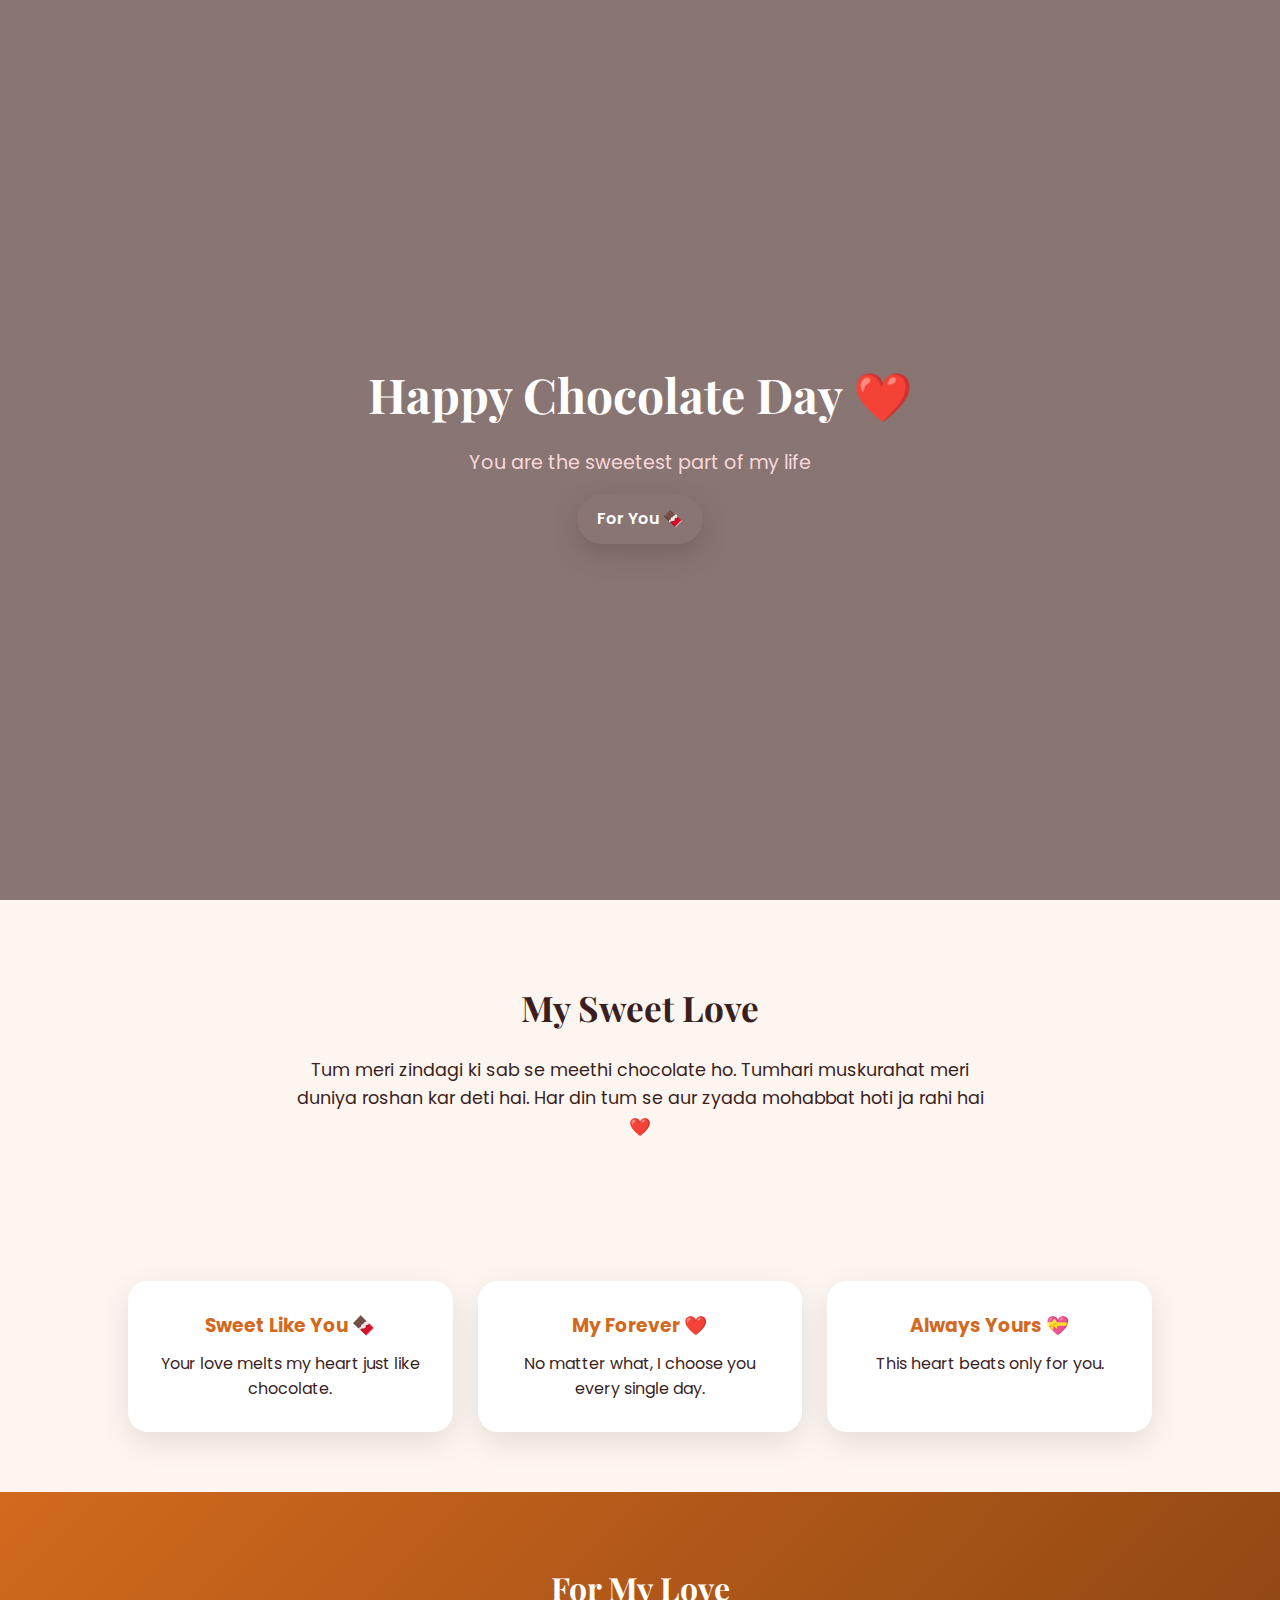
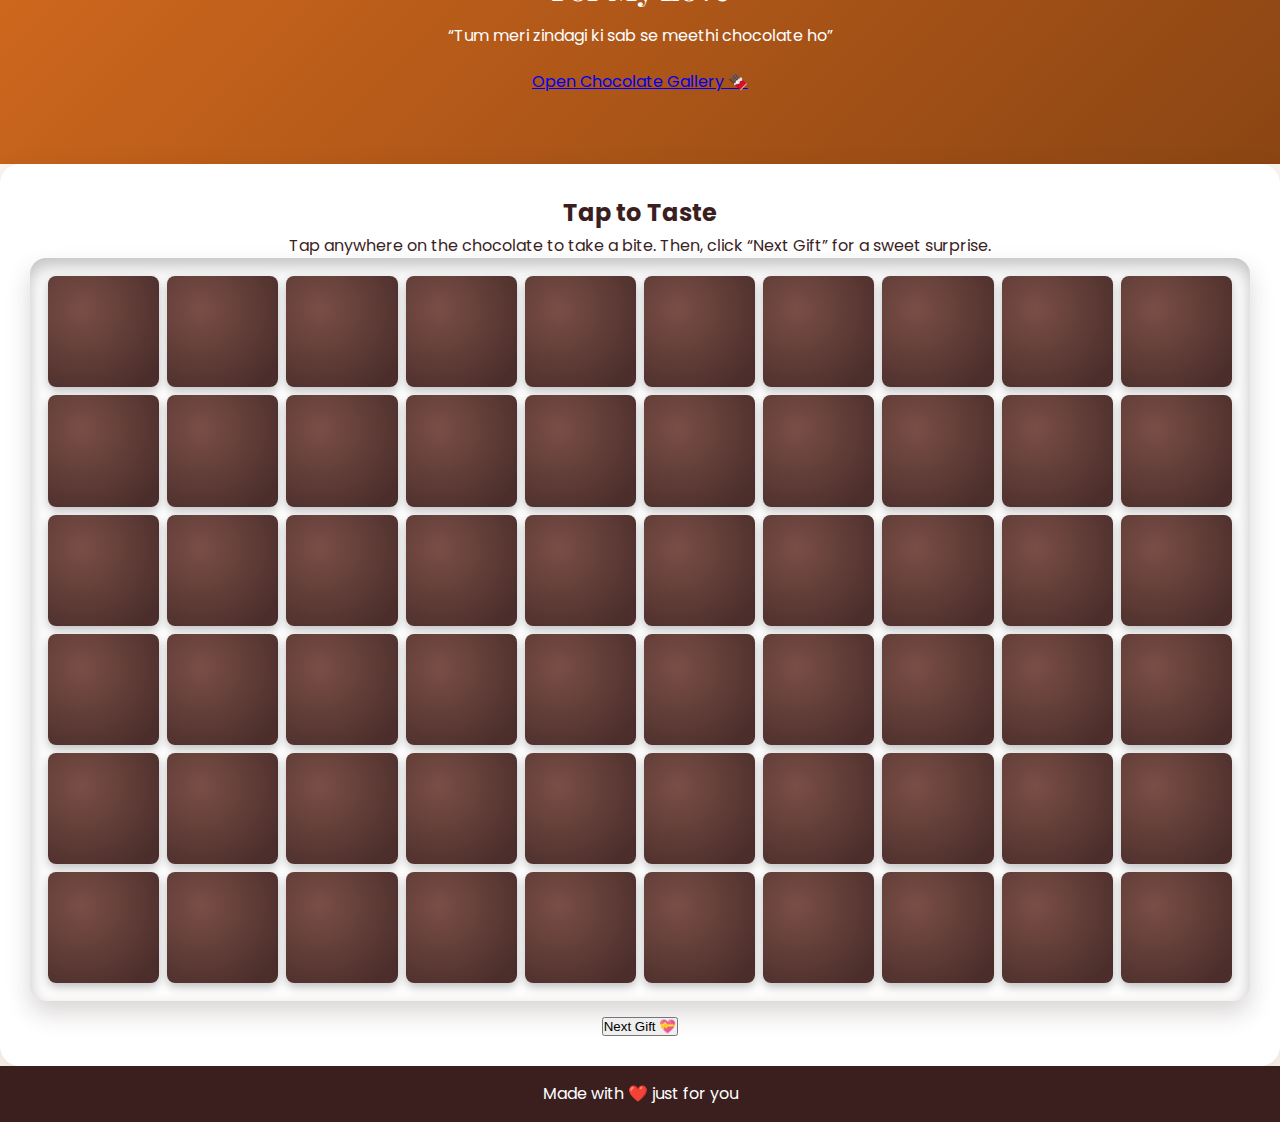
<file: index.html>
<!DOCTYPE html>
<html lang="en">
<head>
  <meta charset="UTF-8">
  <meta name="viewport" content="width=device-width, initial-scale=1.0">
  <title>Happy Chocolate Day My Love</title>
  <link rel="stylesheet" href="styles.css">
  <link href="https://fonts.googleapis.com/css2?family=Poppins:wght@300;400;600&family=Playfair+Display:wght@500;700&display=swap" rel="stylesheet">
</head>
<body>

  <!-- Hero Section -->
  <section class="hero">
    <div class="hero-content">
      <h1>Happy Chocolate Day ❤️</h1>
      <p>You are the sweetest part of my life</p>
      <a href="#love" class="btn">For You 🍫</a>
    </div>
  </section>

  <!-- Love Message -->
  <section class="love" id="love">
    <h2>My Sweet Love</h2>
    <p>
      Tum meri zindagi ki sab se meethi chocolate ho.  
      Tumhari muskurahat meri duniya roshan kar deti hai.  
      Har din tum se aur zyada mohabbat hoti ja rahi hai ❤️
    </p>
  </section>

  <!-- Cards Section -->
  <section class="cards">
    <div class="card">
      <h3>Sweet Like You 🍫</h3>
      <p>Your love melts my heart just like chocolate.</p>
    </div>
    <div class="card">
      <h3>My Forever ❤️</h3>
      <p>No matter what, I choose you every single day.</p>
    </div>
    <div class="card">
      <h3>Always Yours 💝</h3>
      <p>This heart beats only for you.</p>
    </div>
  </section>

  <!-- Special Message -->
  <section class="special">
    <h2>For My Love</h2>
    <p>“Tum meri zindagi ki sab se meethi chocolate ho”</p>
    <div class="actions" style="margin-top:20px">
      <a class="cta" href="gallery.html">Open Chocolate Gallery 🍫</a>
    </div>
  </section>

  <!-- Interactive Chocolate Area -->
  <section class="section" aria-label="Chocolate Play Area">
    <div class="container">
      <article class="card">
        <h2>Tap to Taste</h2>
        <p>Tap anywhere on the chocolate to take a bite. Then, click “Next Gift” for a sweet surprise.</p>
        <div class="choco-grid" id="chocoGrid" aria-label="Chocolate Grid">
          <!-- grid cells will be generated by JS for performance and accessibility -->
        </div>
        <div class="sep" aria-hidden="true"></div>
        <div class="actions">
          <button class="cta" id="nextGiftBtn" type="button">Next Gift 💝</button>
        </div>
      </article>
    </div>
  </section>

  <!-- Heart Gift Section -->
  <section class="section gift" id="gift" aria-label="Heart Gift" hidden>
    <div class="container">
      <div class="special inner">
        <h2>For My Heart</h2>
        <p>Filled with chocolates and love—tap to savor each bite.</p>
        <div class="gift-heart" id="giftHeart" aria-label="Chocolate Heart">
          <!-- chocolates will be populated by JS -->
        </div>
      </div>
    </div>
  </section>

  <!-- Footer -->
  <footer>
    <p>Made with ❤️ just for you</p>
  </footer>

  <!-- Minimal JS for interactivity -->
  <script>
    // Build chocolate grid
    const grid = document.getElementById('chocoGrid');
    const cols = 10, rows = 6; // responsive count adjusted via CSS size
    for (let r = 0; r < rows; r++) {
      for (let c = 0; c < cols; c++) {
        const cell = document.createElement('button');
        cell.className = 'choco-cell';
        cell.setAttribute('aria-label', 'Chocolate piece');
        cell.type = 'button';
        cell.addEventListener('click', () => {
          cell.classList.toggle('bitten');
        });
        grid.appendChild(cell);
      }
    }

    // Next Gift button
    const nextBtn = document.getElementById('nextGiftBtn');
    const giftSection = document.getElementById('gift');
    const giftHeart = document.getElementById('giftHeart');

    nextBtn.addEventListener('click', () => {
      giftSection.hidden = false;
      // populate heart with chocolates if empty
      if (!giftHeart.childElementCount) {
        for (let i = 0; i < 24; i++) {
          const choc = document.createElement('button');
          choc.className = 'mini-choco';
          choc.type = 'button';
          choc.setAttribute('aria-label', 'Chocolate');
          choc.addEventListener('click', () => choc.classList.toggle('bitten'));
          giftHeart.appendChild(choc);
        }
      }
      // smooth scroll to gift
      giftSection.scrollIntoView({ behavior: 'smooth' });
    });
  </script>

</body>
</html>
</file>
<file: styles.css>
* {
    margin: 0;
    padding: 0;
    box-sizing: border-box;
  }
  
  body {
    font-family: 'Poppins', sans-serif;
    background-color: #fdf6f0;
    color: #3b1f1f;
    line-height: 1.6;
  }
  
  /* Hero */
  .hero {
    height: 100vh;
    background: linear-gradient(rgba(59,31,31,0.6), rgba(59,31,31,0.6)),
                url('https://images.unsplash.com/photo-1548907040-4d42b3c98a42');
    background-size: cover;
    background-position: center;
    display: flex;
    align-items: center;
    justify-content: center;
    text-align: center;
  }
  
  .hero h1 {
    font-family: 'Playfair Display', serif;
    font-size: 3rem;
    color: #fff;
    animation: fadeDown 1.5s ease;
  }
  
  .hero p {
    color: #f8d7da;
    margin: 15px 0;
    font-size: 1.2rem;
  }
  
  .btn {
    display: inline-block;
    padding: 12px 20px;
    border-radius: 999px;
    background: linear-gradient(180deg, #5a3a34 0%, var(--choco) 100%);
    color: #fff; text-decoration: none; font-weight: 600;
    box-shadow: 0 10px 24px rgba(75,46,43,0.25);
  }
  
  .btn:hover {
    background: #b35417;
    transform: scale(1.05);
  }
  
  /* Love Section */
  .love {
    padding: 80px 20px;
    text-align: center;
  }
  
  .love h2 {
    font-family: 'Playfair Display', serif;
    font-size: 2.2rem;
    margin-bottom: 20px;
  }
  
  .love p {
    max-width: 700px;
    margin: auto;
    font-size: 1.1rem;
  }
  
  /* Cards */
  .cards {
    display: grid;
    grid-template-columns: repeat(auto-fit, minmax(250px, 1fr));
    gap: 25px;
    padding: 60px 10%;
  }
  
  .card {
    background: #fff;
    padding: 30px;
    border-radius: 20px;
    text-align: center;
    box-shadow: 0 10px 30px rgba(0,0,0,0.1);
    transition: 0.4s;
  }
  
  .card:hover {
    transform: translateY(-10px);
  }
  
  .card h3 {
    color: #d2691e;
    margin-bottom: 10px;
  }
  
  /* Special */
  .special {
    background: linear-gradient(135deg, #d2691e, #8b4513);
    color: #fff;
    text-align: center;
    padding: 70px 20px;
  }
  
  .special h2 {
    font-family: 'Playfair Display', serif;
    font-size: 2rem;
    margin-bottom: 10px;
  }
  
  /* Footer */
  footer {
    background: #3b1f1f;
    color: #fff;
    text-align: center;
    padding: 15px;
  }
  
  /* Animations */
  @keyframes fadeDown {
    from {
      opacity: 0;
      transform: translateY(-40px);
    }
    to {
      opacity: 1;
      transform: translateY(0);
    }
  }
  
  /* Responsive */
  @media (max-width: 768px) {
    .hero h1 {
      font-size: 2.2rem;
    }
  }

  /* Interactive Chocolate area */
  .choco-grid {
    display: grid;
    grid-template-columns: repeat(10, minmax(18px, 1fr));
    gap: 8px;
    padding: 18px;
    border-radius: 16px;
    background: linear-gradient(180deg, #5a3a34 0%, var(--choco) 100%);
    box-shadow: inset 0 8px 18px rgba(0,0,0,0.25), 0 12px 24px rgba(47,27,24,0.18);
  }
  @media (max-width: 640px) {
    .choco-grid { grid-template-columns: repeat(8, minmax(18px, 1fr)); }
  }
  
  .choco-cell {
    appearance: none;
    border: none;
    width: 100%;
    aspect-ratio: 1 / 1;
    border-radius: 8px;
    background: radial-gradient(120% 120% at 30% 30%, #7a4e46 0%, #4b2e2b 70%);
    box-shadow: 0 4px 10px rgba(0,0,0,0.25);
    cursor: pointer;
    transition: transform 160ms ease, box-shadow 160ms ease, filter 160ms ease;
  }
  .choco-cell:hover { transform: translateY(-2px); box-shadow: 0 6px 14px rgba(0,0,0,0.28); filter: brightness(1.06); }
  .choco-cell.bitten { background: repeating-linear-gradient(135deg, #3a2421 0 6px, #5a3a34 6px 12px); filter: brightness(0.92) contrast(1.05); }
  
  .actions { display: flex; justify-content: center; margin-top: 16px; }
  
  /* Gift Heart */
  .gift-heart {
    position: relative;
    margin: 18px auto 0;
    width: min(560px, 92vw);
    aspect-ratio: 1 / 1;
    display: grid;
    grid-template-columns: repeat(6, 1fr);
    gap: 10px;
    padding: 24px;
    border-radius: 24px;
    background:
      radial-gradient(160px 160px at 35% 35%, rgba(247,214,218,0.8) 0%, transparent 70%),
      radial-gradient(160px 160px at 65% 35%, rgba(247,214,218,0.8) 0%, transparent 70%),
      radial-gradient(300px 240px at 50% 65%, rgba(200,167,92,0.18) 0%, transparent 70%),
      linear-gradient(180deg, #fff 0%, #fae7e9 100%);
    box-shadow: 0 12px 28px rgba(47,27,24,0.12);
  }
  
  .mini-choco {
    appearance: none;
    border: none;
    border-radius: 50%;
    background: radial-gradient(120% 120% at 30% 30%, #7a4e46 0%, #4b2e2b 70%);
    box-shadow: 0 4px 10px rgba(0,0,0,0.22);
    cursor: pointer;
    transition: transform 160ms ease, filter 160ms ease;
  }
  .mini-choco:hover { transform: translateY(-2px); filter: brightness(1.06); }
  .mini-choco.bitten { background: repeating-linear-gradient(135deg, #3a2421 0 6px, #5a3a34 6px 12px); }

  /* Bouquet final gift */
  .bouquet-card { text-align: center; }
  .bouquet-wrap {
    position: relative;
    width: min(620px, 94vw);
    margin: 0 auto 16px;
    padding-bottom: 24px;
  }
  
  /* cone wrapper */
  .bouquet-cone {
    position: absolute;
    left: 50%; transform: translateX(-50%);
    bottom: 0;
    width: 220px; height: 260px;
    background:
      linear-gradient(180deg, #e7c9a3 0%, #d6b28b 60%, #c89b6e 100%);
    clip-path: polygon(50% 100%, 0% 0%, 100% 0%);
    box-shadow: 0 10px 24px rgba(0,0,0,0.18);
    border-radius: 6px 6px 20px 20px;
  }
  
  /* stems overlay */
  .bouquet-stems {
    position: absolute;
    left: 50%; transform: translateX(-50%);
    bottom: 180px;
    width: 340px; height: 180px;
    background:
      radial-gradient(220px 160px at 50% 100%, rgba(57, 112, 71, 0.5) 0%, transparent 70%);
    pointer-events: none;
  }
  
  /* chocolates in bouquet */
  .bouquet-chocos {
    position: relative;
    display: grid;
    grid-template-columns: repeat(6, 1fr);
    gap: 12px;
    padding: 16px;
    width: min(620px, 94vw);
    margin: 0 auto;
  }
  
  .bouquet-choco {
    appearance: none;
    border: none;
    border-radius: 18px;
    width: 100%;
    aspect-ratio: 1 / 1;
    background: radial-gradient(120% 120% at 30% 30%, #7a4e46 0%, #4b2e2b 70%);
    box-shadow: 0 6px 14px rgba(0,0,0,0.22);
    cursor: pointer;
    transition: transform 160ms ease, filter 160ms ease;
  }
  .bouquet-choco:hover { transform: translateY(-2px); filter: brightness(1.06); }
  .bouquet-choco.bitten { background: repeating-linear-gradient(135deg, #3a2421 0 6px, #5a3a34 6px 12px); }
  
  @media (max-width: 640px) {
    .bouquet-chocos { grid-template-columns: repeat(4, 1fr); }
    .bouquet-cone { width: 180px; height: 220px; }
  }

  /* Gallery page */
  .gallery { padding: 72px 0; }
  .gallery-title {
    font-family: 'Playfair Display', serif;
    text-align: center;
    font-size: clamp(1.8rem, 5vw, 2.6rem);
    color: #4b2e2b;
  }
  .gallery-sub { text-align: center; color: #6a4b45; margin: 8px 0 24px; }
  .gallery-grid {
    display: grid;
    grid-template-columns: repeat(3, minmax(0, 1fr));
    gap: clamp(12px, 2.6vw, 22px);
  }
  @media (max-width: 900px) { .gallery-grid { grid-template-columns: repeat(2, 1fr); } }
  @media (max-width: 600px) { .gallery-grid { grid-template-columns: 1fr; } }
  .gallery-item {
    overflow: hidden;
    border-radius: 18px;
    box-shadow: 0 12px 30px rgba(47, 27, 24, 0.12);
    border: 1px solid rgba(200, 167, 92, 0.18);
    background: #fff;
  }
  .gallery-item img {
    width: 100%;
    display: block;
    aspect-ratio: 4 / 3;
    object-fit: cover;
    transition: transform 300ms ease, filter 300ms ease;
  }
  .gallery-item:hover img { transform: scale(1.04); filter: brightness(1.04) contrast(1.02); }
</file>
